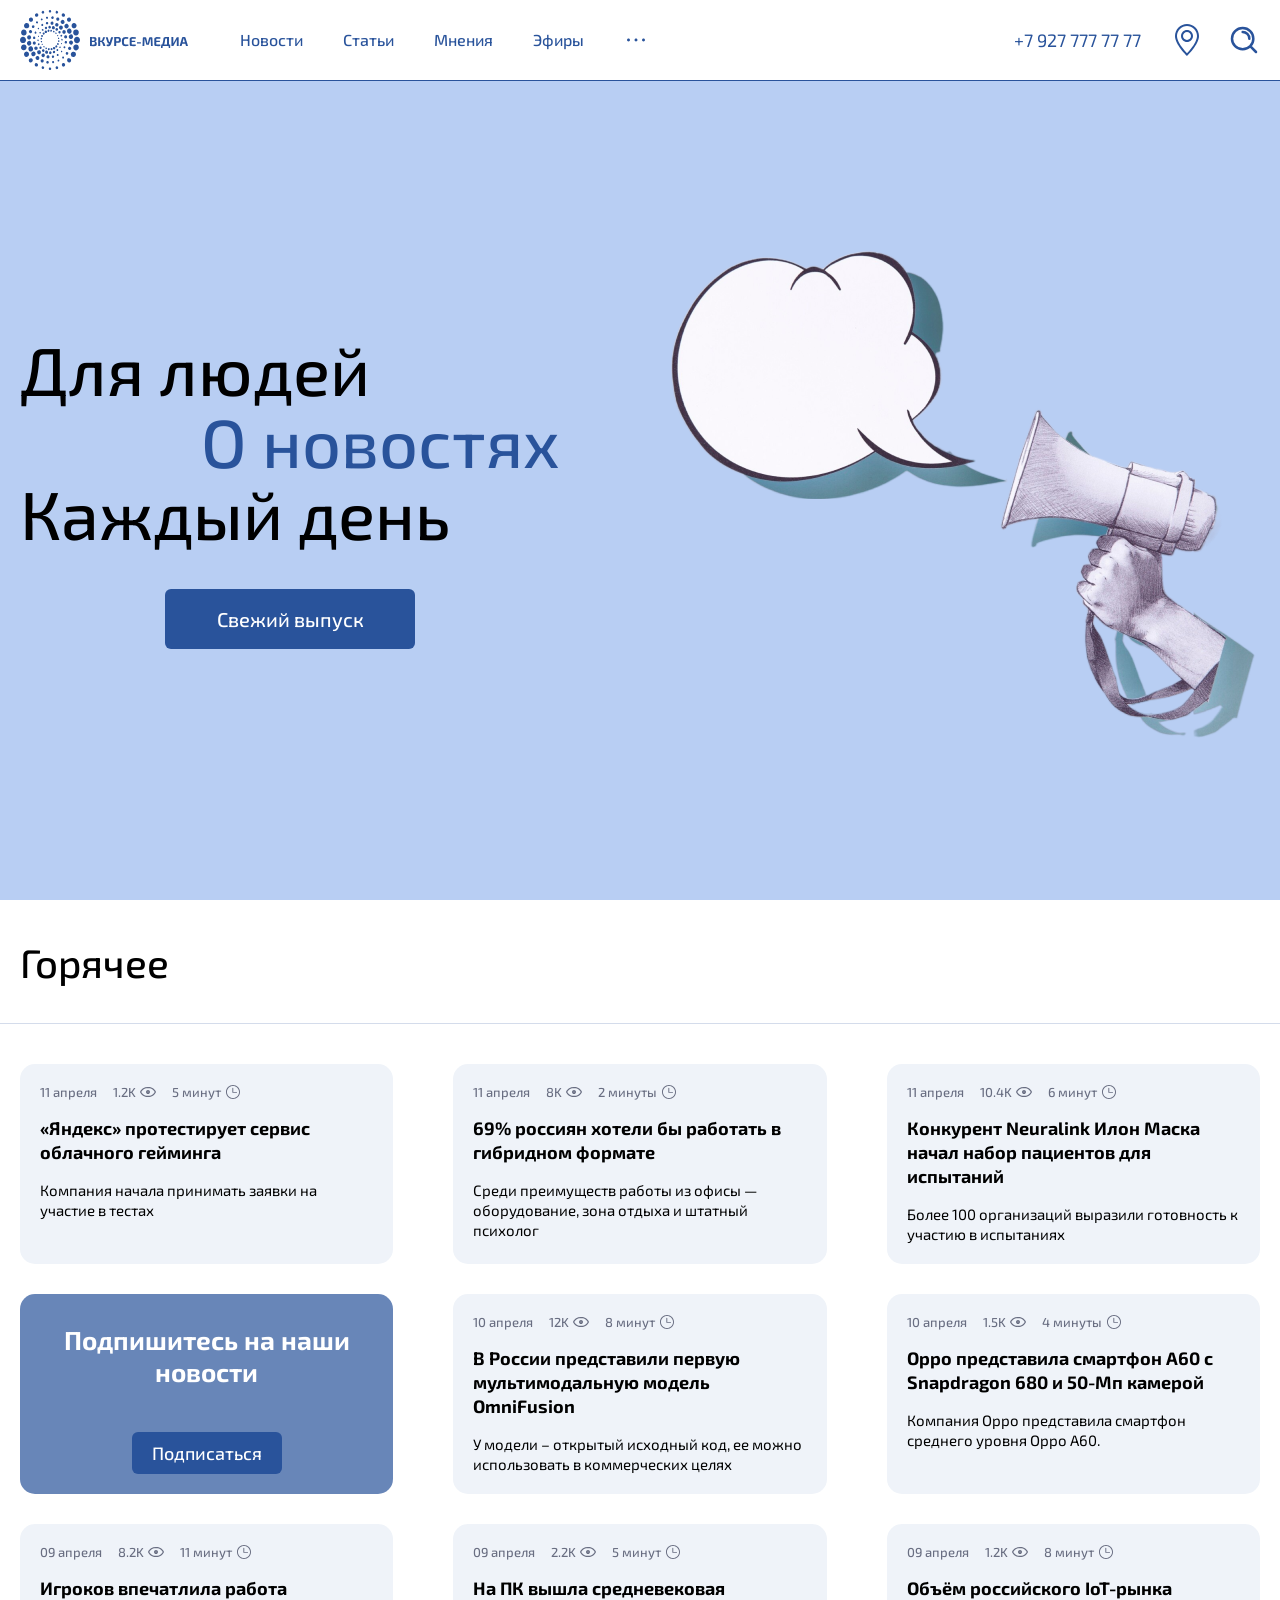
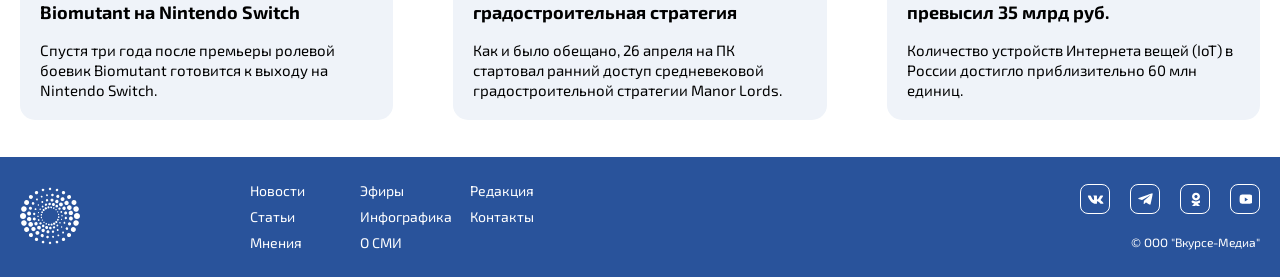
<file: index.html>
<!DOCTYPE html>
<html lang="ru">

<head>
    <meta charset="UTF-8" <meta name="viewport" content="width=device-width, initial-scale=1.0">
    <meta http-equiv="X-UA-Compatible" content="ie=edge">
    <link rel="stylesheet" href="css/style.css">
    <link rel="icon" type="image/png" href="favicon/favicon-96x96.png" sizes="96x96" />
    <link rel="icon" type="image/svg+xml" href="favicon/favicon.svg" />
    <link rel="shortcut icon" href="favicon/favicon.ico" />
    <link rel="apple-touch-icon" sizes="180x180" href="favicon/apple-touch-icon.png" />
    <link rel="manifest" href="/site.webmanifest" />
    <!-- добавили фав-иконку -->
    <link rel="preload" href="fonts/Exo2-Medium.woff2" as="font" crossorigin="anonymous">
    <link rel="preload" href="fonts/Exo2-Regular.woff2" as="font" crossorigin="anonymous">
    <title>Главная страница - Вкурсе-медиа</title>
</head>

<body>
    <div class="loader">
        <svg class="loader__logo" width="170" height="60" aria-hidden="true">
            <use xlink:href="images/sprite.svg#icon-loader"></use>
        </svg>
    </div>
    <header class="header">
        <div class="container">
            <div class="header__content">
                <a class="header__logo-link">
                    <svg class="header__logo" width="170" height="60" aria-hidden="true">
                        <use xlink:href="images/sprite.svg#icon-header-logo"></use>
                    </svg>
                </a>
                <nav class="main-nav header__main-nav">
                    <div class="main-nav__wrapper">
                        <div class="main-nav__inner">
                            <div class="main-nav__menu-inner main-nav__menu-inner--left">
                                <h2 class="main-nav__head">Компания</h2>
                                <ul class="main-nav__list">
                                    <li class="main-nav__item">
                                        <a class="main-nav__link" href="#">Новости</a>
                                    </li>
                                    <li class="main-nav__item">
                                        <a class="main-nav__link" href="#">Статьи</a>
                                    </li>
                                    <li class="main-nav__item">
                                        <a class="main-nav__link" href="#">Мнения</a>
                                    </li>
                                    <li class="main-nav__item">
                                        <a class="main-nav__link" href="#">Эфиры</a>
                                    </li>
                                    <li class="main-nav__item main-nav__item--submenu">
                                        <button class="main-nav__button-more" type="button"
                                            aria-label="Открыть выпадающее меню">
                                            <svg class="main-nav__button-more-icon" width="24" height="24"
                                                aria-hidden="true">
                                                <use xlink:href="images/sprite.svg#icon-dots"></use>
                                            </svg>
                                        </button>
                                        <ul class="main-nav__sublist">
                                            <li class="main-nav__subitem">
                                                <a class="main-nav__link" href="#">Инфографика</a>
                                            </li>
                                            <li class="main-nav__subitem">
                                                <a class="main-nav__link" href="#">Редакция</a>
                                            </li>
                                            <li class="main-nav__subitem">
                                                <a class="main-nav__link" href="#">Контакты</a>
                                            </li>
                                        </ul>
                                    </li>
                                </ul>
                            </div>
                            <div class="main-nav__menu-inner main-nav__menu-inner--right">
                                <h2 class="main-nav__head">Рубрики</h2>
                                <ul class="main-nav__list main-nav__list--menu">
                                    <li class="main-nav__item">
                                        <a class="main-nav__link" href="#">Политика</a>
                                    </li>
                                    <li class="main-nav__item">
                                        <a class="main-nav__link" href="#">Спорт</a>
                                    </li>
                                    <li class="main-nav__item">
                                        <a class="main-nav__link" href="#">Общество</a>
                                    </li>
                                    <li class="main-nav__item">
                                        <a class="main-nav__link" href="#">Наука</a>
                                    </li>
                                    <li class="main-nav__item">
                                        <a class="main-nav__link" href="#">Экономика</a>
                                    </li>
                                    <li class="main-nav__item">
                                        <a class="main-nav__link" href="#">Культура</a>
                                    </li>
                                    <li class="main-nav__item">
                                        <a class="main-nav__link" href="#">В Мире</a>
                                    </li>
                                    <li class="main-nav__item">
                                        <a class="main-nav__link" href="#">Недвижимость</a>
                                    </li>
                                    <li class="main-nav__item">
                                        <a class="main-nav__link" href="#">Происшествия</a>
                                    </li>
                                    <li class="main-nav__item">
                                        <a class="main-nav__link" href="#">Туризм</a>
                                    </li>
                                </ul>
                            </div>
                        </div>
                        <ul class="main-nav__social">
                            <li class="main-nav__social-item">
                                <a class="main-nav__social-link" href="#" aria-label="Ссылка на Youtube">
                                    <svg class="header__logo" width="30" height="30" aria-hidden="true">
                                        <use xlink:href="images/sprite.svg#icon-youtube"></use>
                                    </svg>
                                </a>
                            </li>
                            <li class="main-nav__social-item">
                                <a class="main-nav__social-link" href="#" aria-label="Ссылка на Одноклассники">
                                    <svg class="header__logo" width="30" height="30" aria-hidden="true">
                                        <use xlink:href="images/sprite.svg#icon-ok"></use>
                                    </svg>
                                </a>
                            </li>
                            <li class="main-nav__social-item">
                                <a class="main-nav__social-link" href="#" aria-label="Ссылка на ВКонтакте">
                                    <svg class="header__logo" width="30" height="30" aria-hidden="true">
                                        <use xlink:href="images/sprite.svg#icon-vk"></use>
                                    </svg>
                                </a>
                            </li>
                            <li class="main-nav__social-item">
                                <a class="main-nav__social-link" href="#" aria-label="Ссылка на Телеграм">
                                    <svg class="header__logo" width="30" height="30" aria-hidden="true">
                                        <use xlink:href="images/sprite.svg#icon-tg"></use>
                                    </svg>
                                </a>
                            </li>
                        </ul>
                        <a href="tel:+79277777777" class="main-nav__phone">
                            <svg class="header__phone-logo" width="22" height="22" aria-hidden="true">
                                <use xlink:href="images/sprite.svg#icon-phone"></use>
                            </svg>
                            <span class="main-nav__phone-text">+7 927 777 77 77</span>
                        </a>
                    </div>
                </nav>
                <a href="tel:+79277777777" class="header__phone">+7 927 777 77 77</a>
                <ul class="header__users-list">
                    <li class="header__users-item">
                        <a class="header__users-link" href="#" aria-label="Ссылка на геолокацию офиса">
                            <svg class="header__users-icon" width="32" height="32" aria-hidden="true">
                                <use xlink:href="../images/sprite.svg#icon-geo"></use>
                            </svg>
                        </a>
                    </li>
                    <li class="header__users-item">
                        <button class="header__users-link" type="button" aria-label="Поиск по сайту">
                            <svg class="header__users-icon" width="32" height="32" aria-hidden="true">
                                <use xlink:href="images/sprite.svg#icon-search"></use>
                            </svg>
                        </button>
                    </li>
                    <li class="header__users-item header__users-item--burger">
                        <button class="header__users-link burger" type="button" aria-label="Открыть меню">
                            <span class="burger__menu"></span>
                        </button>
                    </li>
                </ul>
            </div>
        </div>
    </header>
    <main>
        <section class="intro">
            <div class="container">
                <h1 class="visually-hidden">Новостной сайт ВКурсе-Медиа</h1>
                <div class="intro__wrapper">
                    <div class="intro__content">
                        <h2 class="intro__title">
                            <span class="intro__title-text intro__title-text--top">Для людей</span>
                            <span class="intro__title-text intro__title-text--middle">О новостях</span>
                            <span class="intro__title-text intro__title-text--bottom">Каждый день</span>
                        </h2>
                        <a class="intro__link" href="%">Свежий выпуск</a>
                    </div>
                    <div class="intro__images">
                        <img class="intro__image intro__image--cloud" src="images/intro-cloud.png"
                            srcset="images/intro-cloud@2x.png 2x" height="250" width="380" alt="Изображение облака">
                        <img class="intro__image intro__image--hand" src="images/intro-hand.png"
                            srcset="images/intro-hand@2x.png 2x" height="350" width="300"
                            alt="Изображение руки с рупором">
                    </div>
                </div>
            </div>
        </section>
        <section class="hot-news">
            <div class="container">
                <h2 class="hot-news__title">Горячее</h2>
                <ul class="hot-news__list">
                    <li class="hot-news__item">
                        <div class="news-card">
                            <div class="news-card__info">
                                <span class="news-card__info-text">11 апреля </span>
                                <div class="news-card__info-inner">
                                    <span class="news-card__info-text">1.2K</span>
                                    <svg class="header__burger" width="16" height="16" aria-hidden="true">
                                        <use xlink:href="images/sprite.svg#icon-eye"></use>
                                    </svg>
                                </div>
                                <div class="news-card__info-inner">
                                    <span class="news-card__info-text">5 минут</span>
                                    <svg class="header__burger" width="16" height="16" aria-hidden="true">
                                        <use xlink:href="images/sprite.svg#icon-time"></use>
                                    </svg>
                                </div>
                            </div>
                            <h2 class="news-card__title">«Яндекс» протестирует сервис облачного гейминга</h2>
                            <p class="news-card__description">Компания начала принимать заявки на участие в тестах</p>
                        </div>
                    </li>
                    <li class="hot-news__item">
                        <div class="news-card">
                            <div class="news-card__info">
                                <span class="news-card__info-text">11 апреля </span>
                                <div class="news-card__info-inner">
                                    <span class="news-card__info-text">8K</span>
                                    <svg class="header__burger" width="16" height="16" aria-hidden="true">
                                        <use xlink:href="images/sprite.svg#icon-eye"></use>
                                    </svg>
                                </div>
                                <div class="news-card__info-inner">
                                    <span class="news-card__info-text">2 минуты</span>
                                    <svg class="header__burger" width="16" height="16" aria-hidden="true">
                                        <use xlink:href="images/sprite.svg#icon-time"></use>
                                    </svg>
                                </div>
                            </div>
                            <h2 class="news-card__title">69% россиян хотели бы работать в гибридном формате</h2>
                            <p class="news-card__description">Среди преимуществ работы из офисы — оборудование, зона
                                отдыха и штатный
                                психолог</p>
                        </div>
                    </li>
                    <li class="hot-news__item">
                        <div class="news-card">
                            <div class="news-card__info">
                                <span class="news-card__info-text">11 апреля </span>
                                <div class="news-card__info-inner">
                                    <span class="news-card__info-text">10.4K</span>
                                    <svg class="header__burger" width="16" height="16" aria-hidden="true">
                                        <use xlink:href="images/sprite.svg#icon-eye"></use>
                                    </svg>
                                </div>
                                <div class="news-card__info-inner">
                                    <span class="news-card__info-text">6 минут</span>
                                    <svg class="header__burger" width="16" height="16" aria-hidden="true">
                                        <use xlink:href="images/sprite.svg#icon-time"></use>
                                    </svg>
                                </div>
                            </div>
                            <h2 class="news-card__title">Конкурент Neuralink Илон Маска начал набор пациентов для
                                испытаний</h2>
                            <p class="news-card__description">Более 100 организаций выразили готовность к участию в
                                испытаниях</p>
                        </div>
                    </li>
                    <li class="hot-news__item hot-news__item--flat">
                        <div class="subscribe-banner">
                            <h2 class="subscribe-banner__title">Подпишитесь на наши новости</h2>
                            <button class="subscribe-banner__link">Подписаться</button>
                        </div>
                    </li>
                    <li class="hot-news__item">
                        <div class="news-card">
                            <div class="news-card__info">
                                <span class="news-card__info-text">10 апреля </span>
                                <div class="news-card__info-inner">
                                    <span class="news-card__info-text">12K</span>
                                    <svg class="header__burger" width="16" height="16" aria-hidden="true">
                                        <use xlink:href="images/sprite.svg#icon-eye"></use>
                                    </svg>
                                </div>
                                <div class="news-card__info-inner">
                                    <span class="news-card__info-text">8 минут</span>
                                    <svg class="header__burger" width="16" height="16" aria-hidden="true">
                                        <use xlink:href="images/sprite.svg#icon-time"></use>
                                    </svg>
                                </div>
                            </div>
                            <h2 class="news-card__title">В России представили первую мультимодальную модель OmniFusion
                            </h2>
                            <p class="news-card__description">У модели – открытый исходный код, ее можно использовать в
                                коммерческих
                                целях</p>
                        </div>
                    </li>
                    <li class="hot-news__item">
                        <div class="news-card">
                            <div class="news-card__info">
                                <span class="news-card__info-text">10 апреля </span>
                                <div class="news-card__info-inner">
                                    <span class="news-card__info-text">1.5K</span>
                                    <svg class="header__burger" width="16" height="16" aria-hidden="true">
                                        <use xlink:href="images/sprite.svg#icon-eye"></use>
                                    </svg>
                                </div>
                                <div class="news-card__info-inner">
                                    <span class="news-card__info-text">4 минуты</span>
                                    <svg class="header__burger" width="16" height="16" aria-hidden="true">
                                        <use xlink:href="images/sprite.svg#icon-time"></use>
                                    </svg>
                                </div>
                            </div>
                            <h2 class="news-card__title">Oppo представила смартфон A60 с Snapdragon 680 и 50-Мп камерой
                            </h2>
                            <p class="news-card__description">Компания Oppo представила смартфон среднего уровня Oppo
                                A60.</p>
                        </div>
                    </li>
                    <li class="hot-news__item">
                        <div class="news-card">
                            <div class="news-card__info">
                                <span class="news-card__info-text">09 апреля </span>
                                <div class="news-card__info-inner">
                                    <span class="news-card__info-text">8.2K</span>
                                    <svg class="header__burger" width="16" height="16" aria-hidden="true">
                                        <use xlink:href="images/sprite.svg#icon-eye"></use>
                                    </svg>
                                </div>
                                <div class="news-card__info-inner">
                                    <span class="news-card__info-text">11 минут</span>
                                    <svg class="header__burger" width="16" height="16" aria-hidden="true">
                                        <use xlink:href="images/sprite.svg#icon-time"></use>
                                    </svg>
                                </div>
                            </div>
                            <h2 class="news-card__title">Игроков впечатлила работа Biomutant на Nintendo Switch</h2>
                            <p class="news-card__description">Спустя три года после премьеры ролевой боевик Biomutant
                                готовится к выходу на Nintendo Switch.</p>
                        </div>
                    </li>
                    <li class="hot-news__item">
                        <div class="news-card">
                            <div class="news-card__info">
                                <span class="news-card__info-text">09 апреля </span>
                                <div class="news-card__info-inner">
                                    <span class="news-card__info-text">2.2K</span>
                                    <svg class="header__burger" width="16" height="16" aria-hidden="true">
                                        <use xlink:href="images/sprite.svg#icon-eye"></use>
                                    </svg>
                                </div>
                                <div class="news-card__info-inner">
                                    <span class="news-card__info-text">5 минут</span>
                                    <svg class="header__burger" width="16" height="16" aria-hidden="true">
                                        <use xlink:href="images/sprite.svg#icon-time"></use>
                                    </svg>
                                </div>
                            </div>
                            <h2 class="news-card__title">На ПК вышла средневековая градостроительная стратегия</h2>
                            <p class="news-card__description">Как и было обещано, 26 апреля на ПК стартовал ранний
                                доступ средневековой градостроительной стратегии Manor Lords.</p>
                        </div>
                    </li>
                    <li class="hot-news__item">
                        <div class="news-card">
                            <div class="news-card__info">
                                <span class="news-card__info-text">09 апреля </span>
                                <div class="news-card__info-inner">
                                    <span class="news-card__info-text">1.2K</span>
                                    <svg class="header__burger" width="16" height="16" aria-hidden="true">
                                        <use xlink:href="images/sprite.svg#icon-eye"></use>
                                    </svg>
                                </div>
                                <div class="news-card__info-inner">
                                    <span class="news-card__info-text">8 минут</span>
                                    <svg class="header__burger" width="16" height="16" aria-hidden="true">
                                        <use xlink:href="images/sprite.svg#icon-time"></use>
                                    </svg>
                                </div>
                            </div>
                            <h2 class="news-card__title">Объём российского IoT-рынка превысил 35 млрд руб.</h2>
                            <p class="news-card__description">Количество устройств Интернета вещей (IoT) в России
                                достигло приблизительно 60 млн единиц.</p>
                        </div>
                    </li>
                </ul>
            </div>
        </section>
    </main>
    <footer class="footer">
        <div class="container">
            <div class="footer__content">
                <a class="footer__logo-link" href="#" aria-label="Ссылка на главную">
                    <svg class="footer__logo-icon" width="60" height="60" aria-hidden="true">
                        <use xlink:href="images/sprite.svg#icon-logo-footer"></use>
                    </svg>
                </a>
                <ul class="footer__nav-list">
                    <li class="footer__nav-item"><a class="footer__nav-link" href="#">Новости</a></li>
                    <li class="footer__nav-item"><a class="footer__nav-link" href="#">Статьи</a></li>
                    <li class="footer__nav-item"><a class="footer__nav-link" href="#">Мнения</a></li>
                    <li class="footer__nav-item"><a class="footer__nav-link" href="#">Эфиры</a></li>
                    <li class="footer__nav-item"><a class="footer__nav-link" href="#">Инфографика</a></li>
                    <li class="footer__nav-item"><a class="footer__nav-link" href="#">О СМИ </a></li>
                    <li class="footer__nav-item"><a class="footer__nav-link" href="#">Редакция</a></li>
                    <li class="footer__nav-item"><a class="footer__nav-link" href="#">Контакты</a></li>
                </ul>
                <div class="footer__connection">
                    <ul class="socials">
                        <li class="socials__list">
                            <a class="socials__link" href="#" aria-label="Ссылка на вконтакте">
                                <svg class="socials__link-icon" width="17" height="9" aria-hidden="true">
                                    <use xlink:href="images/sprite.svg#icon-vk-footer"></use>
                                </svg>
                            </a>
                        </li>
                        <li class="socials__list">
                            <a class="socials__link" href="#" aria-label="Ссылка на телеграмм">
                                <svg class="socials__link-icon" width="15" height="12" aria-hidden="true">
                                    <use xlink:href="images/sprite.svg#icon-tg-footer"></use>
                                </svg>
                            </a>
                        </li>
                        <li class="socials__list">
                            <a class="socials__link" href="#" aria-label="Ссылка на одноклассники">
                                <svg class="socials__link-icon" width="9" height="14" aria-hidden="true">
                                    <use xlink:href="images/sprite.svg#icon-ok-footer"></use>
                                </svg>
                            </a>
                        </li>
                        <li class="socials__list">
                            <a class="socials__link" href="#" aria-label="Ссылка на youtube">
                                <svg class="socials__link-icon" width="13" height="10" aria-hidden="true">
                                    <use xlink:href="images/sprite.svg#icon-yt-footer"></use>
                                </svg>
                            </a>
                        </li>
                    </ul>
                    <p class="footer__copyright">© ООО "Вкурсе-Медиа"</p>
                </div>
            </div>
        </div>
    </footer>
</body>

</html>
</file>
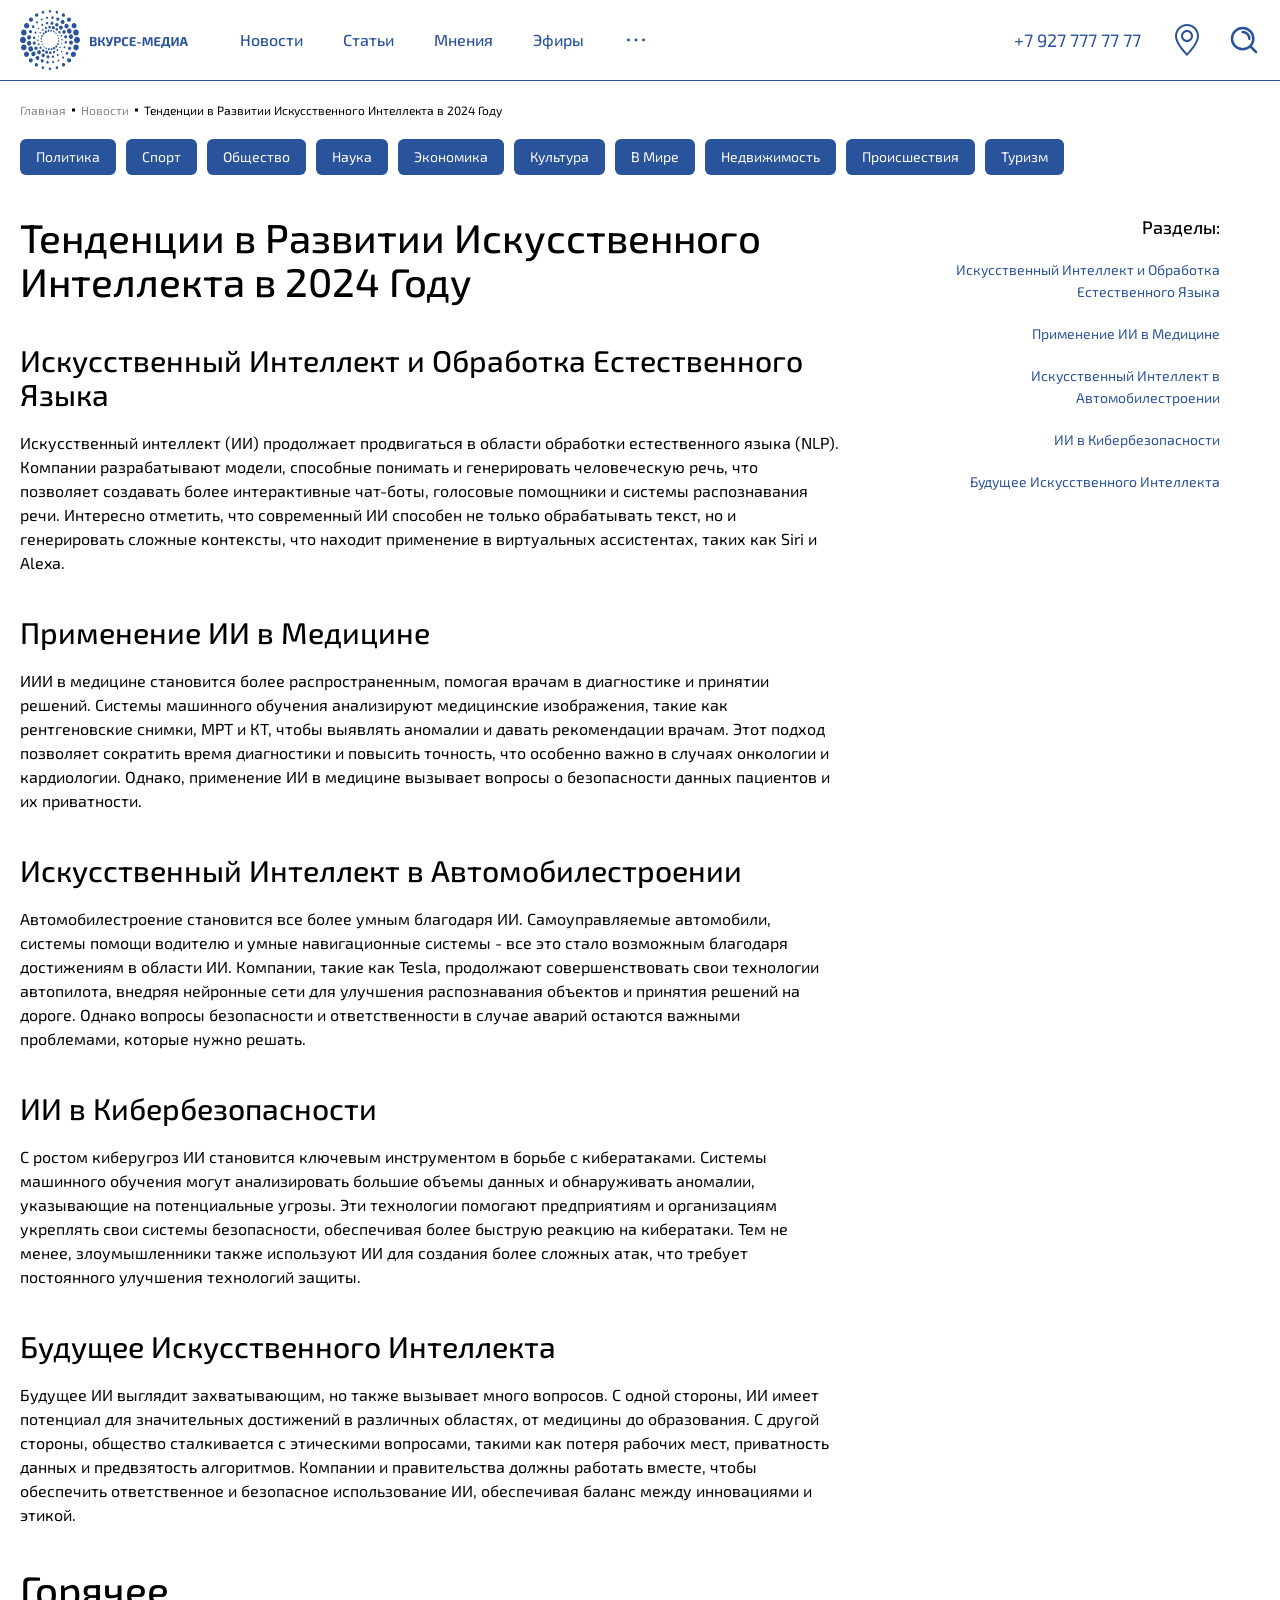
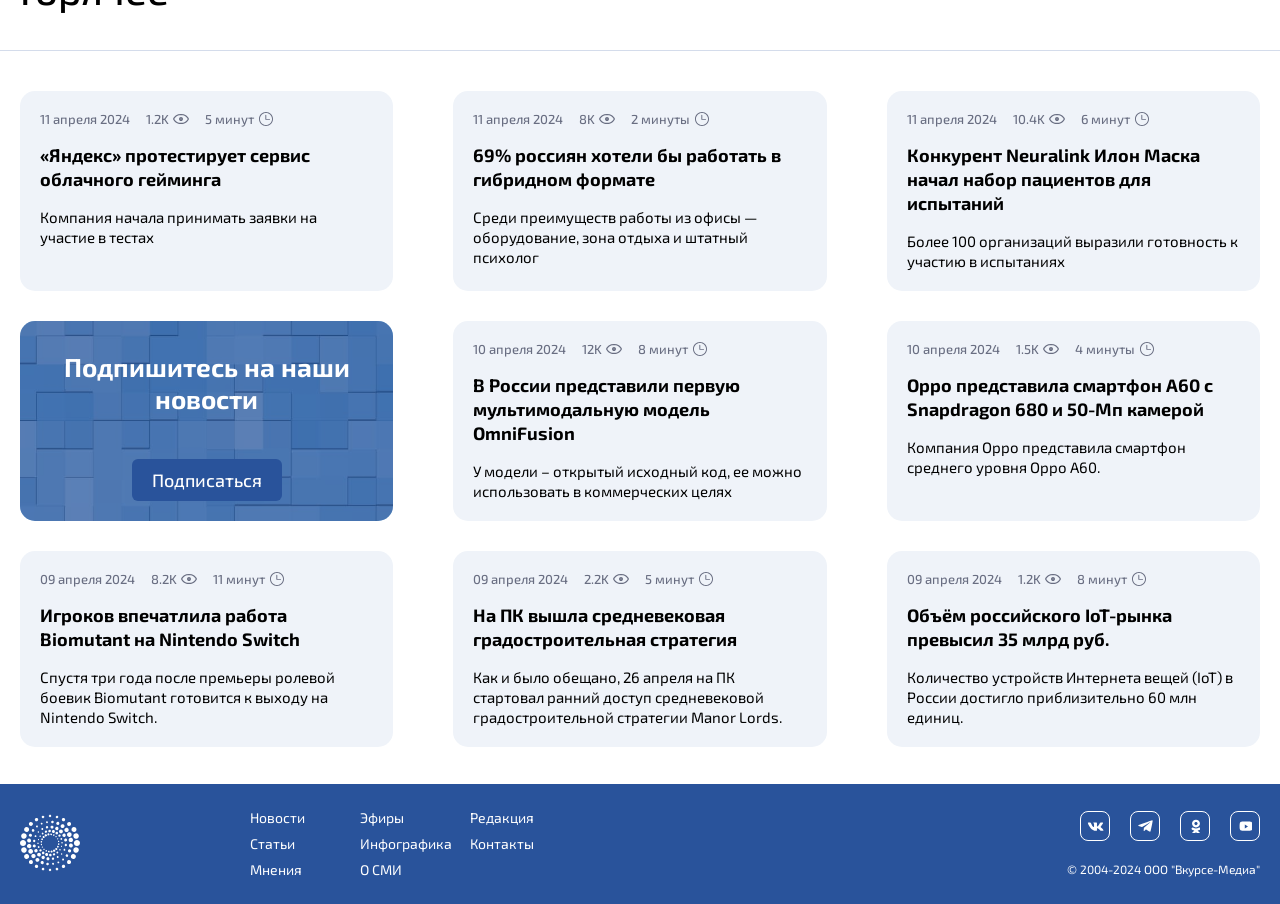
<file: article.html>
<!DOCTYPE html>
<html lang="ru">

<head>
  <meta charset="UTF-8">
  <meta name="viewport" content="width=device-width, initial-scale=1.0">
  <meta http-equiv="X-UA-Compatible" content="ie=edge">
  <link rel="icon" type="image/png" href="favicon/favicon-96x96.png" sizes="96x96" />
  <link rel="icon" type="image/svg+xml" href="favicon/favicon.svg" />
  <link rel="shortcut icon" href="favicon/favicon.ico" />
  <link rel="apple-touch-icon" sizes="180x180" href="favicon/apple-touch-icon.png" />
  <link rel="manifest" href="/site.webmanifest" />
  <link rel="stylesheet" href="css/style.css">
  <link rel="preload" href="fonts/Exo2-Medium.woff2" as="font" crossorigin="anonymous">
  <link rel="preload" href="fonts/Exo2-Regular.woff2" as="font" crossorigin="anonymous">
  <title>Страница новости - Вкурсе-медиа</title>
</head>

<body>
  <div class="loader">
    <svg class="loader__logo" width="170" height="60" aria-hidden="true">
      <use xlink:href="images/sprite.svg#icon-loader"></use>
    </svg>
  </div>
  <header class="header">
    <div class="container">
      <div class="header__content">
        <a href="#" class="header__logo-link" aria-label="Переход на главную страницу">
          <svg class="header__logo" width="170" height="60" aria-hidden="true">
            <use xlink:href="images/sprite.svg#icon-header-logo"></use>
          </svg>
        </a>
        <nav class="main-nav header__main-nav">
          <div class="main-nav__wrapper">
            <div class="main-nav__inner">
              <div class="main-nav__menu-inner main-nav__menu-inner--left">
                <h2 class="main-nav__head">Компания</h2>
                <ul class="main-nav__list">
                  <li class="main-nav__item">
                    <a class="main-nav__link" href="#">Новости</a>
                  </li>
                  <li class="main-nav__item">
                    <a class="main-nav__link" href="#">Статьи</a>
                  </li>
                  <li class="main-nav__item">
                    <a class="main-nav__link" href="#">Мнения</a>
                  </li>
                  <li class="main-nav__item">
                    <a class="main-nav__link" href="#">Эфиры</a>
                  </li>
                  <li class="main-nav__item main-nav__item--submenu">
                    <button class="main-nav__button-more" type="button" aria-label="Открыть выпадающее меню">
                      <svg class="main-nav__button-more-icon" width="24" height="24" aria-hidden="true">
                        <use xlink:href="images/sprite.svg#icon-dots"></use>
                      </svg>
                    </button>
                    <ul class="main-nav__sublist">
                      <li class="main-nav__subitem">
                        <a class="main-nav__link" href="#">Инфографика</a>
                      </li>
                      <li class="main-nav__subitem">
                        <a class="main-nav__link" href="#">Редакция</a>
                      </li>
                      <li class="main-nav__subitem">
                        <a class="main-nav__link" href="#">Контакты</a>
                      </li>
                    </ul>
                  </li>
                </ul>
              </div>
              <div class="main-nav__menu-inner main-nav__menu-inner--right">
                <h2 class="main-nav__head">Рубрики</h2>
                <ul class="main-nav__list main-nav__list--menu">
                  <li class="main-nav__item">
                    <a class="main-nav__link" href="#">Политика</a>
                  </li>
                  <li class="main-nav__item">
                    <a class="main-nav__link" href="#">Спорт</a>
                  </li>
                  <li class="main-nav__item">
                    <a class="main-nav__link" href="#">Общество</a>
                  </li>
                  <li class="main-nav__item">
                    <a class="main-nav__link" href="#">Наука</a>
                  </li>
                  <li class="main-nav__item">
                    <a class="main-nav__link" href="#">Экономика</a>
                  </li>
                  <li class="main-nav__item">
                    <a class="main-nav__link" href="#">Культура</a>
                  </li>
                  <li class="main-nav__item">
                    <a class="main-nav__link" href="#">В Мире</a>
                  </li>
                  <li class="main-nav__item">
                    <a class="main-nav__link" href="#">Недвижимость</a>
                  </li>
                  <li class="main-nav__item">
                    <a class="main-nav__link" href="#">Происшествия</a>
                  </li>
                  <li class="main-nav__item">
                    <a class="main-nav__link" href="#">Туризм</a>
                  </li>
                </ul>
              </div>
            </div>
            <ul class="main-nav__social">
              <li class="main-nav__social-item">
                <a class="main-nav__social-link" href="#" aria-label="Ссылка на Youtube">
                  <svg class="header__logo" width="30" height="30" aria-hidden="true">
                    <use xlink:href="images/sprite.svg#icon-youtube"></use>
                  </svg>
                </a>
              </li>
              <li class="main-nav__social-item">
                <a class="main-nav__social-link" href="#" aria-label="Ссылка на Одноклассники">
                  <svg class="header__logo" width="30" height="30" aria-hidden="true">
                    <use xlink:href="images/sprite.svg#icon-ok"></use>
                  </svg>
                </a>
              </li>
              <li class="main-nav__social-item">
                <a class="main-nav__social-link" href="#" aria-label="Ссылка на ВКонтакте">
                  <svg class="header__logo" width="30" height="30" aria-hidden="true">
                    <use xlink:href="images/sprite.svg#icon-vk"></use>
                  </svg>
                </a>
              </li>
              <li class="main-nav__social-item">
                <a class="main-nav__social-link" href="#" aria-label="Ссылка на Телеграм">
                  <svg class="header__logo" width="30" height="30" aria-hidden="true">
                    <use xlink:href="images/sprite.svg#icon-tg"></use>
                  </svg>
                </a>
              </li>
            </ul>
            <a href="tel:+79277777777" class="main-nav__phone">
              <svg class="header__phone-logo" width="22" height="22" aria-hidden="true">
                <use xlink:href="images/sprite.svg#icon-phone"></use>
              </svg>
              <span class="main-nav__phone-text">+7 927 777 77 77</span>
            </a>
          </div>
        </nav>
        <a href="tel:+79277777777" class="header__phone">+7 927 777 77 77</a>
        <ul class="header__users-list">
          <li class="header__users-item">
            <a class="header__users-link" href="#" aria-label="Ссылка на геолокацию офиса">
              <svg class="header__users-icon" width="32" height="32" aria-hidden="true">
                <use xlink:href="images/sprite.svg#icon-geo"></use>
              </svg>
            </a>
          </li>
          <li class="header__users-item">
            <button class="header__users-link" type="button" aria-label="Поиск по сайту">
              <svg class="header__users-icon" width="32" height="32" aria-hidden="true">
                <use xlink:href="images/sprite.svg#icon-search"></use>
              </svg>
            </button>
          </li>
          <li class="header__users-item header__users-item--burger">
            <button class="header__users-link burger" type="button" aria-label="Открыть меню">
              <span class="burger__menu"></span>
            </button>
          </li>
        </ul>
      </div>
    </div>
  </header>
  <main>
    <div class="breadcrumbs">
      <div class="container">
        <ul class="breadcrumbs__list">
          <li class="breadcrumbs__item">
            <a class="breadcrumbs__link" href="#">Главная</a>
          </li>
          <li class="breadcrumbs__item">
            <a class="breadcrumbs__link" href="#">Новости</a>
          </li>
          <li class="breadcrumbs__item">
            <span class="breadcrumbs__link">Тенденции в Развитии Искусственного Интеллекта в 2024 Году</span>
          </li>
        </ul>
      </div>
    </div>
    <section class="categories">
      <h2 class="visually-hidden">Категории статей</h2>
      <div class="container">
        <ul class="categories__list">
          <li class="categories__item">
            <a class="categories__link" href="#">Политика</a>
          </li>
          <li class="categories__item">
            <a class="categories__link" href="#">Спорт</a>
          </li>
          <li class="categories__item">
            <a class="categories__link" href="#">Общество</a>
          </li>
          <li class="categories__item">
            <a class="categories__link" href="#">Наука</a>
          </li>
          <li class="categories__item">
            <a class="categories__link" href="#">Экономика</a>
          </li>
          <li class="categories__item">
            <a class="categories__link" href="#">Культура</a>
          </li>
          <li class="categories__item">
            <a class="categories__link" href="#">В Мире</a>
          </li>
          <li class="categories__item">
            <a class="categories__link" href="#">Недвижимость</a>
          </li>
          <li class="categories__item">
            <a class="categories__link" href="#">Происшествия</a>
          </li>
          <li class="categories__item">
            <a class="categories__link" href="#">Туризм</a>
          </li>
        </ul>
      </div>
    </section>
    <section class="page-news">
      <div class="container">
        <div class="page-news__wrapper">
          <div class="page-news__news">
            <h1 class="page-news__title">Тенденции в Развитии Искусственного Интеллекта в 2024 Году</h1>
            <div class="page-news__article">
              <h2 class="page-news__subtitle" id="news-subtitle-1">Искусственный Интеллект и Обработка Естественного
                Языка</h2>
              <p class="page-news__text">Искусственный интеллект (ИИ) продолжает продвигаться в области обработки
                естественного языка (NLP). Компании разрабатывают модели, способные понимать и генерировать человеческую
                речь, что позволяет создавать более интерактивные чат-боты, голосовые помощники и системы распознавания
                речи. Интересно отметить, что современный ИИ способен не только обрабатывать текст, но и генерировать
                сложные контексты, что находит применение в виртуальных ассистентах, таких как Siri и Alexa.
              </p>
            </div>

            <div class="page-news__article">
              <h2 class="page-news__subtitle" id="news-subtitle-2">Применение ИИ в Медицине</h2>
              <p class="page-news__text">ИИИ в медицине становится более распространенным, помогая врачам в диагностике
                и принятии решений. Системы машинного обучения анализируют медицинские изображения, такие как
                рентгеновские снимки, МРТ и КТ, чтобы выявлять аномалии и давать рекомендации врачам. Этот подход
                позволяет сократить время диагностики и повысить точность, что особенно важно в случаях онкологии и
                кардиологии. Однако, применение ИИ в медицине вызывает вопросы о безопасности данных пациентов и их
                приватности.
              </p>
            </div>

            <div class="page-news__article">
              <h2 class="page-news__subtitle" id="news-subtitle-3">Искусственный Интеллект в Автомобилестроении</h2>
              <p class="page-news__text">Автомобилестроение становится все более умным благодаря ИИ. Самоуправляемые
                автомобили, системы помощи водителю и умные навигационные системы - все это стало возможным благодаря
                достижениям в области ИИ. Компании, такие как Tesla, продолжают совершенствовать свои технологии
                автопилота, внедряя нейронные сети для улучшения распознавания объектов и принятия решений на дороге.
                Однако вопросы безопасности и ответственности в случае аварий остаются важными проблемами, которые нужно
                решать.
              </p>
            </div>

            <div class="page-news__article">
              <h2 class="page-news__subtitle" id="news-subtitle-4">ИИ в Кибербезопасности</h2>
              <p class="page-news__text">С ростом киберугроз ИИ становится ключевым инструментом в борьбе с
                кибератаками. Системы машинного обучения могут анализировать большие объемы данных и обнаруживать
                аномалии, указывающие на потенциальные угрозы. Эти технологии помогают предприятиям и организациям
                укреплять свои системы безопасности, обеспечивая более быструю реакцию на кибератаки. Тем не менее,
                злоумышленники также используют ИИ для создания более сложных атак, что требует постоянного улучшения
                технологий защиты.
              </p>
            </div>

            <div class="page-news__article">
              <h2 class="page-news__subtitle" id="news-subtitle-5">Будущее Искусственного Интеллекта</h2>
              <p class="page-news__text">Будущее ИИ выглядит захватывающим, но также вызывает много вопросов. С одной
                стороны, ИИ имеет потенциал для значительных достижений в различных областях, от медицины до
                образования. С другой стороны, общество сталкивается с этическими вопросами, такими как потеря рабочих
                мест, приватность данных и предвзятость алгоритмов. Компании и правительства должны работать вместе,
                чтобы обеспечить ответственное и безопасное использование ИИ, обеспечивая баланс между инновациями и
                этикой.
              </p>
            </div>
          </div>
          <div class="page-news__nav">
            <h2 class="page-news__nav-title">Разделы:</h2>
            <ul class="page-news__nav-list">
              <li class="page-news__nav-item">
                <a class="page-news__nav-link" href="#news-subtitle-1">Искусственный Интеллект и Обработка Естественного
                  Языка</a>
              </li>
              <li class="page-news__nav-item">
                <a class="page-news__nav-link" href="#news-subtitle-2">Применение ИИ в Медицине</a>
              </li>
              <li class="page-news__nav-item">
                <a class="page-news__nav-link" href="#news-subtitle-3">Искусственный Интеллект в Автомобилестроении</a>
              </li>
              <li class="page-news__nav-item">
                <a class="page-news__nav-link" href="#news-subtitle-4">ИИ в Кибербезопасности</a>
              </li>
              <li class="page-news__nav-item">
                <a class="page-news__nav-link" href="#news-subtitle-5">Будущее Искусственного Интеллекта</a>
              </li>
            </ul>
          </div>
        </div>
      </div>
    </section>
    <section class="hot-news">
      <div class="container">
        <h2 class="hot-news__title">Горячее</h2>
        <ul class="hot-news__list">
          <li class="hot-news__item">
            <div class="news-card">
              <div class="news-card__info">
                <span class="news-card__info-text">11 апреля 2024</span>
                <div class="news-card__info-inner">
                  <span class="news-card__info-text">1.2K</span>
                  <svg class="header__burger" width="16" height="16" aria-hidden="true">
                    <use xlink:href="images/sprite.svg#icon-eye"></use>
                  </svg>
                </div>
                <div class="news-card__info-inner">
                  <span class="news-card__info-text">5 минут</span>
                  <svg class="header__burger" width="16" height="16" aria-hidden="true">
                    <use xlink:href="images/sprite.svg#icon-time"></use>
                  </svg>
                </div>
              </div>
              <h2 class="news-card__title">«Яндекс» протестирует сервис облачного гейминга</h2>
              <p class="news-card__description">Компания начала принимать заявки на участие в тестах</p>
            </div>
          </li>
          <li class="hot-news__item">
            <div class="news-card">
              <div class="news-card__info">
                <span class="news-card__info-text">11 апреля 2024</span>
                <div class="news-card__info-inner">
                  <span class="news-card__info-text">8K</span>
                  <svg class="header__burger" width="16" height="16" aria-hidden="true">
                    <use xlink:href="images/sprite.svg#icon-eye"></use>
                  </svg>
                </div>
                <div class="news-card__info-inner">
                  <span class="news-card__info-text">2 минуты</span>
                  <svg class="header__burger" width="16" height="16" aria-hidden="true">
                    <use xlink:href="images/sprite.svg#icon-time"></use>
                  </svg>
                </div>
              </div>
              <h2 class="news-card__title">69% россиян хотели бы работать в гибридном формате</h2>
              <p class="news-card__description">Среди преимуществ работы из офисы — оборудование, зона отдыха и штатный
                психолог</p>
            </div>
          </li>
          <li class="hot-news__item">
            <div class="news-card">
              <div class="news-card__info">
                <span class="news-card__info-text">11 апреля 2024</span>
                <div class="news-card__info-inner">
                  <span class="news-card__info-text">10.4K</span>
                  <svg class="header__burger" width="16" height="16" aria-hidden="true">
                    <use xlink:href="images/sprite.svg#icon-eye"></use>
                  </svg>
                </div>
                <div class="news-card__info-inner">
                  <span class="news-card__info-text">6 минут</span>
                  <svg class="header__burger" width="16" height="16" aria-hidden="true">
                    <use xlink:href="images/sprite.svg#icon-time"></use>
                  </svg>
                </div>
              </div>
              <h2 class="news-card__title">Конкурент Neuralink Илон Маска начал набор пациентов для испытаний</h2>
              <p class="news-card__description">Более 100 организаций выразили готовность к участию в испытаниях</p>
            </div>
          </li>
          <li class="hot-news__item hot-news__item--flat">
            <div class="subscribe-banner">
              <h2 class="subscribe-banner__title">Подпишитесь на наши новости</h2>
              <button class="subscribe-banner__link">Подписаться</button>
              <picture>
                <source media="max-width: 767px"
                  srcset="images/subscribe-banner-mobile.jpg 1x, images/subscribe-banner-mobile@2x.jpg 2x">
                <source media="max-width: 1023px"
                  srcset="images/subscribe-banner-tablet.jpg 1x, images/subscribe-banner-tablet@2x.jpg 2x">
                <img class="subscribe-banner__img" src="images/subscribe-banner.jpg"
                  srcset="images/subscribe-banner@2x.jpg" alt="Изображение фона баннера" loading="lazy" height="176"
                  width="400">
              </picture>
              <!-- Добавили ленивую загрузку. Грузится только при скролле. -->
            </div>
          </li>
          <li class="hot-news__item">
            <div class="news-card">
              <div class="news-card__info">
                <span class="news-card__info-text">10 апреля 2024</span>
                <div class="news-card__info-inner">
                  <span class="news-card__info-text">12K</span>
                  <svg class="header__burger" width="16" height="16" aria-hidden="true">
                    <use xlink:href="images/sprite.svg#icon-eye"></use>
                  </svg>
                </div>
                <div class="news-card__info-inner">
                  <span class="news-card__info-text">8 минут</span>
                  <svg class="header__burger" width="16" height="16" aria-hidden="true">
                    <use xlink:href="images/sprite.svg#icon-time"></use>
                  </svg>
                </div>
              </div>
              <h2 class="news-card__title">В России представили первую мультимодальную модель OmniFusion</h2>
              <p class="news-card__description">У модели – открытый исходный код, ее можно использовать в коммерческих
                целях</p>
            </div>
          </li>
          <li class="hot-news__item">
            <div class="news-card">
              <div class="news-card__info">
                <span class="news-card__info-text">10 апреля 2024</span>
                <div class="news-card__info-inner">
                  <span class="news-card__info-text">1.5K</span>
                  <svg class="header__burger" width="16" height="16" aria-hidden="true">
                    <use xlink:href="images/sprite.svg#icon-eye"></use>
                  </svg>
                </div>
                <div class="news-card__info-inner">
                  <span class="news-card__info-text">4 минуты</span>
                  <svg class="header__burger" width="16" height="16" aria-hidden="true">
                    <use xlink:href="images/sprite.svg#icon-time"></use>
                  </svg>
                </div>
              </div>
              <h2 class="news-card__title">Oppo представила смартфон A60 с Snapdragon 680 и 50-Мп камерой</h2>
              <p class="news-card__description">Компания Oppo представила смартфон среднего уровня Oppo A60.</p>
            </div>
          </li>
          <li class="hot-news__item">
            <div class="news-card">
              <div class="news-card__info">
                <span class="news-card__info-text">09 апреля 2024</span>
                <div class="news-card__info-inner">
                  <span class="news-card__info-text">8.2K</span>
                  <svg class="header__burger" width="16" height="16" aria-hidden="true">
                    <use xlink:href="images/sprite.svg#icon-eye"></use>
                  </svg>
                </div>
                <div class="news-card__info-inner">
                  <span class="news-card__info-text">11 минут</span>
                  <svg class="header__burger" width="16" height="16" aria-hidden="true">
                    <use xlink:href="images/sprite.svg#icon-time"></use>
                  </svg>
                </div>
              </div>
              <h2 class="news-card__title">Игроков впечатлила работа Biomutant на Nintendo Switch</h2>
              <p class="news-card__description">Спустя три года после премьеры ролевой боевик Biomutant готовится к
                выходу на Nintendo Switch.</p>
            </div>
          </li>
          <li class="hot-news__item">
            <div class="news-card">
              <div class="news-card__info">
                <span class="news-card__info-text">09 апреля 2024</span>
                <div class="news-card__info-inner">
                  <span class="news-card__info-text">2.2K</span>
                  <svg class="header__burger" width="16" height="16" aria-hidden="true">
                    <use xlink:href="images/sprite.svg#icon-eye"></use>
                  </svg>
                </div>
                <div class="news-card__info-inner">
                  <span class="news-card__info-text">5 минут</span>
                  <svg class="header__burger" width="16" height="16" aria-hidden="true">
                    <use xlink:href="images/sprite.svg#icon-time"></use>
                  </svg>
                </div>
              </div>
              <h2 class="news-card__title">На ПК вышла средневековая градостроительная стратегия</h2>
              <p class="news-card__description">Как и было обещано, 26 апреля на ПК стартовал ранний доступ
                средневековой градостроительной стратегии Manor Lords.</p>
            </div>
          </li>
          <!--        <li class="hot-news__item">-->
          <!--          <div class="news-card">-->
          <!--            <h2 class="news-card__title">Объём российского IoT-рынка превысил 35 млрд руб.</h2>-->
          <!--            <p class="news-card__description">Количество устройств Интернета вещей (IoT) в России достигло приблизительно 60 млн единиц.</p>-->
          <!--          </div>-->
          <!--        </li>-->
          <li class="hot-news__item">
            <div class="news-card">
              <div class="news-card__info">
                <span class="news-card__info-text">09 апреля 2024</span>
                <div class="news-card__info-inner">
                  <span class="news-card__info-text">1.2K</span>
                  <svg class="header__burger" width="16" height="16" aria-hidden="true">
                    <use xlink:href="images/sprite.svg#icon-eye"></use>
                  </svg>
                </div>
                <div class="news-card__info-inner">
                  <span class="news-card__info-text">8 минут</span>
                  <svg class="header__burger" width="16" height="16" aria-hidden="true">
                    <use xlink:href="images/sprite.svg#icon-time"></use>
                  </svg>
                </div>
              </div>
              <h2 class="news-card__title">Объём российского IoT-рынка превысил 35 млрд руб.</h2>
              <p class="news-card__description">Количество устройств Интернета вещей (IoT) в России достигло
                приблизительно 60 млн единиц.</p>
            </div>
          </li>
        </ul>
      </div>
    </section>
  </main>
  <footer class="footer">
    <div class="container">
      <div class="footer__content">
        <a class="footer__logo-link" href="#" aria-label="Ссылка на главную">
          <svg class="footer__logo-icon" width="60" height="60" aria-hidden="true">
            <use xlink:href="images/sprite.svg#icon-logo-footer"></use>
          </svg>
        </a>
        <ul class="footer__nav-list">
          <li class="footer__nav-item"><a class="footer__nav-link" href="#">Новости</a></li>
          <li class="footer__nav-item"><a class="footer__nav-link" href="#">Статьи</a></li>
          <li class="footer__nav-item"><a class="footer__nav-link" href="#">Мнения</a></li>
          <li class="footer__nav-item"><a class="footer__nav-link" href="#">Эфиры</a></li>
          <li class="footer__nav-item"><a class="footer__nav-link" href="#">Инфографика</a></li>
          <li class="footer__nav-item"><a class="footer__nav-link" href="#">О СМИ </a></li>
          <li class="footer__nav-item"><a class="footer__nav-link" href="#">Редакция</a></li>
          <li class="footer__nav-item"><a class="footer__nav-link" href="#">Контакты</a></li>
        </ul>
        <div class="footer__connection">
          <ul class="socials">
            <li class="socials__list">
              <a class="socials__link" href="#" aria-label="Ссылка на вконтакте">
                <svg class="socials__link-icon" width="17" height="9" aria-hidden="true">
                  <use xlink:href="images/sprite.svg#icon-vk-footer"></use>
                </svg>
              </a>
            </li>
            <li class="socials__list">
              <a class="socials__link" href="#" aria-label="Ссылка на телеграмм">
                <svg class="socials__link-icon" width="15" height="12" aria-hidden="true">
                  <use xlink:href="images/sprite.svg#icon-tg-footer"></use>
                </svg>
              </a>
            </li>
            <li class="socials__list">
              <a class="socials__link" href="#" aria-label="Ссылка на одноклассники">
                <svg class="socials__link-icon" width="9" height="14" aria-hidden="true">
                  <use xlink:href="images/sprite.svg#icon-ok-footer"></use>
                </svg>
              </a>
            </li>
            <li class="socials__list">
              <a class="socials__link" href="#" aria-label="Ссылка на youtube">
                <svg class="socials__link-icon" width="13" height="10" aria-hidden="true">
                  <use xlink:href="images/sprite.svg#icon-yt-footer"></use>
                </svg>
              </a>
            </li>
          </ul>
          <p class="footer__copyright">© 2004-2024 ООО "Вкурсе-Медиа"</p>
        </div>
      </div>
    </div>
  </footer>
</body>

</html>
</file>
<file: css/style.css>
/* Global */
/* ------------------------------------ */
/*! normalize.css v8.0.1 | MIT License | github.com/necolas/normalize.css */
/* Document
  ========================================================================== */
/**
 * 1. Correct the line height in all browsers.
 * 2. Prevent adjustments of font size after orientation changes in iOS.
 */
html {
  line-height: 1.15; /* 1 */
  -webkit-text-size-adjust: 100%; /* 2 */
}

/* Sections
  ========================================================================== */
/**
* Remove the margin in all browsers.
*/
body {
  margin: 0;
}

/**
* Render the `main` element consistently in IE.
*/
main {
  display: block;
}

/**
* Correct the font size and margin on `h1` elements within `section` and
* `article` contexts in Chrome, Firefox, and Safari.
*/
h1 {
  margin: 0.67em 0;
  font-size: 2em;
}

/* Grouping content
  ========================================================================== */
/**
* 1. Add the correct box sizing in Firefox.
* 2. Show the overflow in Edge and IE.
*/
hr {
  box-sizing: content-box; /* 1 */
  height: 0; /* 1 */
  overflow: visible; /* 2 */
}

/**
* 1. Correct the inheritance and scaling of font size in all browsers.
* 2. Correct the odd `em` font sizing in all browsers.
*/
pre {
  font-size: 1em; /* 2 */
  font-family: monospace, monospace; /* 1 */
}

/* Text-level semantics
  ========================================================================== */
/**
* Remove the gray background on active links in IE 10.
*/
a {
  background-color: transparent;
}

/**
* 1. Remove the bottom border in Chrome 57-
* 2. Add the correct text decoration in Chrome, Edge, IE, Opera, and Safari.
*/
abbr[title] {
  text-decoration: underline; /* 2 */
  -webkit-text-decoration: underline dotted;
          text-decoration: underline dotted; /* 2 */
  border-bottom: none; /* 1 */
}

/**
* Add the correct font weight in Chrome, Edge, and Safari.
*/
b,
strong {
  font-weight: bolder;
}

/**
* 1. Correct the inheritance and scaling of font size in all browsers.
* 2. Correct the odd `em` font sizing in all browsers.
*/
code,
kbd,
samp {
  font-size: 1em; /* 2 */
  font-family: monospace, monospace; /* 1 */
}

/**
* Add the correct font size in all browsers.
*/
small {
  font-size: 80%;
}

/**
* Prevent `sub` and `sup` elements from affecting the line height in
* all browsers.
*/
sub,
sup {
  position: relative;
  font-size: 75%;
  line-height: 0;
  vertical-align: baseline;
}

sub {
  bottom: -0.25em;
}

sup {
  top: -0.5em;
}

/* Embedded content
  ========================================================================== */
/**
* Remove the border on images inside links in IE 10.
*/
img {
  border-style: none;
}

/* Forms
  ========================================================================== */
/**
* 1. Change the font styles in all browsers.
* 2. Remove the margin in Firefox and Safari.
*/
button,
input,
optgroup,
select,
textarea {
  margin: 0; /* 2 */
  font-size: 100%; /* 1 */
  line-height: 1.15; /* 1 */
  font-family: inherit; /* 1 */
}

/**
* Show the overflow in IE.
* 1. Show the overflow in Edge.
*/
button,
input {
  /* 1 */
  overflow: visible;
}

/**
* Remove the inheritance of text transform in Edge, Firefox, and IE.
* 1. Remove the inheritance of text transform in Firefox.
*/
button,
select {
  /* 1 */
  text-transform: none;
}

/**
* Correct the inability to style clickable types in iOS and Safari.
*/
button,
[type=button],
[type=reset],
[type=submit] {
  -webkit-appearance: button;
}

/**
* Remove the inner border and padding in Firefox.
*/
button::-moz-focus-inner,
[type=button]::-moz-focus-inner,
[type=reset]::-moz-focus-inner,
[type=submit]::-moz-focus-inner {
  padding: 0;
  border-style: none;
}

/**
* Restore the focus styles unset by the previous rule.
*/
button:-moz-focusring,
[type=button]:-moz-focusring,
[type=reset]:-moz-focusring,
[type=submit]:-moz-focusring {
  outline: 1px dotted ButtonText;
}

/**
* Correct the padding in Firefox.
*/
fieldset {
  padding: 0.35em 0.75em 0.625em;
}

/**
* 1. Correct the text wrapping in Edge and IE.
* 2. Correct the color inheritance from `fieldset` elements in IE.
* 3. Remove the padding so developers are not caught out when they zero out
*    `fieldset` elements in all browsers.
*/
legend {
  display: table; /* 1 */
  box-sizing: border-box; /* 1 */
  max-width: 100%; /* 1 */
  padding: 0; /* 3 */
  color: inherit; /* 2 */
  white-space: normal; /* 1 */
}

/**
* Add the correct vertical alignment in Chrome, Firefox, and Opera.
*/
progress {
  vertical-align: baseline;
}

/**
* Remove the default vertical scrollbar in IE 10+.
*/
textarea {
  overflow: auto;
}

/**
* 1. Add the correct box sizing in IE 10.
* 2. Remove the padding in IE 10.
*/
[type=checkbox],
[type=radio] {
  box-sizing: border-box; /* 1 */
  padding: 0; /* 2 */
}

/**
* Correct the cursor style of increment and decrement buttons in Chrome.
*/
[type=number]::-webkit-inner-spin-button,
[type=number]::-webkit-outer-spin-button {
  height: auto;
}

/**
* 1. Correct the odd appearance in Chrome and Safari.
* 2. Correct the outline style in Safari.
*/
[type=search] {
  outline-offset: -2px; /* 2 */
  -webkit-appearance: textfield; /* 1 */
}

/**
* Remove the inner padding in Chrome and Safari on macOS.
*/
[type=search]::-webkit-search-decoration {
  -webkit-appearance: none;
}

/**
* 1. Correct the inability to style clickable types in iOS and Safari.
* 2. Change font properties to `inherit` in Safari.
*/
::-webkit-file-upload-button {
  font: inherit; /* 2 */
  -webkit-appearance: button; /* 1 */
}

/* Interactive
  ========================================================================== */
/*
* Add the correct display in Edge, IE 10+, and Firefox.
*/
details {
  display: block;
}

/*
* Add the correct display in all browsers.
*/
summary {
  display: list-item;
}

/* Misc
  ========================================================================== */
/**
* Add the correct display in IE 10+.
*/
template {
  display: none;
}

/**
* Add the correct display in IE 10.
*/
[hidden] {
  display: none;
}

@font-face {
  font-family: "Exo-2";
  src: url("../fonts/Exo2-Regular.woff2") format("woff2"), url("../fonts/Exo2-Regular.woff") format("woff");
  font-weight: 400;
  font-style: normal;
  font-display: swap;
}
@font-face {
  font-family: "Exo-2";
  src: url("../fonts/Exo2-Medium.woff2") format("woff2"), url("../fonts/Exo2-Medium.woff") format("woff");
  font-weight: 500;
  font-style: normal;
  font-display: swap;
}
@font-face {
  font-family: "Exo-2";
  src: url("../fonts/Exo2-SemiBold.woff2") format("woff2"), url("../fonts/Exo2-SemiBold.woff") format("woff");
  font-weight: 600;
  font-style: normal;
  font-display: swap;
}
@font-face {
  font-family: "Exo-2";
  src: url("../fonts/Exo2-Bold.woff2") format("woff2"), url("../fonts/Exo2-Bold.woff") format("woff");
  font-weight: 700;
  font-style: normal;
  font-display: swap;
}
*,
*::after,
*::before {
  box-sizing: border-box;
}

html {
  scroll-behavior: smooth;
}

body {
  background-color: #ffffff;
  color: #000000;
  font-weight: 400;
  display: flex;
  flex-direction: column;
  font-family: "Exo-2", "Arial", sans-serif;
  margin: 0;
  min-height: 100vh;
  padding: 0;
}

main {
  flex-grow: 1;
  padding: 81px 0 0;
}

img {
  display: block;
  height: auto;
  max-width: 100%;
  -o-object-fit: cover;
     object-fit: cover;
}

a {
  color: #000000;
  text-decoration: none;
}

.container {
  max-width: 1360px;
  margin: 0 auto;
  padding: 0 20px;
  width: 100%;
}
@media (max-width: 1023px) {
  .container {
    padding: 0 40px;
  }
}
@media (max-width: 767px) {
  .container {
    padding: 0 10px;
  }
}

.visually-hidden {
  position: absolute;
  width: 1px;
  height: 1px;
  margin: -1px;
  padding: 0;
  overflow: hidden;
  white-space: nowrap;
  border: 0;
  clip: rect(0 0 0 0);
  clip-path: inset(100%);
}

/* Blocks */
/* ------------------------------------ */
.loader {
  position: fixed;
  background-color: #ffffff;
  left: 0;
  top: 0;
  bottom: 0;
  right: 0;
  z-index: 100;
  display: flex;
  align-items: center;
  justify-content: center;
  animation: loaderFadeIn 0.6s ease-in forwards 6s;
}
.loader__logo {
  width: 150px;
  height: 150px;
  animation: logoRotate 2s ease 3;
}

@keyframes logoRotate {
  0% {
    transform: rotate(0);
  }
  100% {
    transform: rotate(360deg);
  }
}
@keyframes loaderFadeIn {
  0% {
    opacity: 1;
  }
  100% {
    opacity: 0;
    pointer-events: none;
    visibility: hidden;
  }
}
.header {
  padding: 10px 0;
  border-bottom: 1px solid #29539B;
  position: fixed;
  width: 100%;
  top: 0;
  left: 0;
  background-color: #ffffff;
  transition: background-color 0.3s ease-in 0.2s, border-color ease-in 0.5s;
  transform: translateY(-100%);
  opacity: 0;
  animation: headerSlideInDown 0.7s ease-in forwards 6.2s;
  z-index: 10;
}
@media (max-width: 1023px) {
  .header--open {
    transition: background-color 0.3s ease-in, border-color 0.3s ease-in;
    background-color: #29539B;
    border-color: #ffffff;
  }
  .header--open .header__logo-link {
    color: #ffffff;
  }
  .header--open .header__phone {
    color: #ffffff;
  }
  .header--open .header__users-link {
    color: #ffffff;
  }
}
.header__content {
  display: flex;
  align-items: center;
}
.header__logo-link {
  display: flex;
  align-items: center;
  color: #29539B;
  margin: 0 50px 0 0;
}
@media (max-width: 1150px) {
  .header__logo-link {
    margin: 0 20px 0 0;
  }
}
@media (max-width: 767px) {
  .header__logo-link {
    margin: 0 10px 0 0;
  }
}
.header__logo-link svg {
  height: 60px;
  width: 170px;
  transition: color 0.3s ease-in;
}
.header__main-nav {
  margin: 0 20px 0 0;
}
.header__phone {
  color: #29539B;
  font-size: 18px;
  line-height: 22px;
  margin: 0 30px 0 auto;
  white-space: nowrap;
  transition: color 0.3s ease-in;
  position: relative;
}
.header__phone::after {
  content: "";
  width: 100%;
  height: 1px;
  position: absolute;
  bottom: -2px;
  background-color: #29539B;
  left: 0;
  opacity: 0;
  transition: opacity 0.3s ease-in;
}
.header__phone:hover::after, .header__phone:focus-visible::after {
  opacity: 1;
}
@media (max-width: 1150px) {
  .header__phone {
    font-size: 16px;
    line-height: 20px;
  }
}
@media (max-width: 1023px) {
  .header__phone {
    font-size: 18px;
    line-height: 22px;
    margin: 0 24px 0 auto;
  }
}
@media (max-width: 767px) {
  .header__phone {
    display: none;
  }
}
.header__users-list {
  padding: 0;
  margin: 0;
  list-style: none;
  gap: 25px;
  display: flex;
  align-items: center;
}
@media (max-width: 1023px) {
  .header__users-list {
    gap: 20px;
  }
}
@media (max-width: 767px) {
  .header__users-list {
    margin: 0 0 0 auto;
  }
}
.header__users-item--burger {
  display: none;
}
@media (max-width: 1023px) {
  .header__users-item--burger {
    display: flex;
  }
}
.header__users-link {
  padding: 0;
  border: none;
  display: flex;
  background-color: transparent;
  color: #29539B;
  transition: opacity 0.3s ease-in;
  cursor: pointer;
}
.header__users-link:hover, .header__users-link:focus-visible {
  opacity: 0.7;
}
.header__users-link svg {
  height: 32px;
  width: 32px;
  transition: color 0.3s ease-in;
}
@media (max-width: 1150px) {
  .header__users-link svg {
    height: 28px;
    width: 28px;
  }
}
@media (max-width: 1023px) {
  .header__users-link svg {
    height: 32px;
    width: 32px;
  }
}

@keyframes headerSlideInDown {
  0% {
    transform: translateY(-100%);
    opacity: 0;
  }
  100% {
    opacity: 1;
    transform: translateY(0);
  }
}
@media (max-width: 1023px) {
  .main-nav {
    background-color: transparent;
    pointer-events: none;
    flex-direction: column;
    height: calc(100vh - 81px);
    left: 0;
    display: flex;
    overflow-y: auto;
    padding: 50px 0;
    position: fixed;
    top: 81px;
    width: 100%;
    transition: background-color 0.3s ease-in 0.2s;
  }
}
@media (max-width: 767px) {
  .main-nav {
    padding: 40px 0;
    overflow: hidden;
  }
}
.header--open .main-nav {
  background-color: #29539B;
  pointer-events: all;
  transition: background-color 0.3s ease-in;
}
.header--open .main-nav__menu-inner {
  opacity: 1;
  transform: translateX(0);
}
.header--open .main-nav__menu-inner--right {
  transition-delay: 0.2s;
}
.header--open .main-nav__social {
  transform: translateY(0);
  opacity: 1;
  transition: opacity 0.3s ease-in 0.4s, transform 0.3s ease-in 0.4s;
}
.header--open .main-nav__phone {
  transition: opacity 0.3s ease-in 0.5s;
  opacity: 1;
}
@media (max-width: 767px) {
  .main-nav__wrapper {
    display: flex;
    flex-direction: column;
    flex-grow: 1;
  }
}
@media (max-width: 1023px) {
  .main-nav__inner {
    display: flex;
    gap: 120px;
    justify-content: center;
    width: 100%;
  }
}
@media (max-width: 767px) {
  .main-nav__inner {
    gap: 50px;
    margin: 0 0 30px;
  }
}
@media (max-width: 1023px) {
  .main-nav__menu-inner {
    opacity: 0;
    transform: translateX(-50px);
    transition: opacity 0.3s ease-in, transform 0.3s ease-in;
  }
}
.main-nav__head {
  display: none;
}
@media (max-width: 1023px) {
  .main-nav__head {
    color: #ffffff;
    display: flex;
    font-size: 22px;
    font-weight: 500;
    line-height: 26px;
    margin: 0 0 40px;
  }
}
@media (max-width: 767px) {
  .main-nav__head {
    font-size: 20px;
    line-height: 24px;
    margin: 0 0 20px;
  }
}
.main-nav__list {
  align-items: center;
  display: flex;
  flex-wrap: wrap;
  gap: 10px 40px;
  list-style: none;
  margin: 0;
  padding: 0;
}
@media (max-width: 1250px) {
  .main-nav__list {
    gap: 10px 20px;
  }
}
@media (max-width: 1023px) {
  .main-nav__list {
    align-items: flex-start;
    flex-direction: column;
    gap: 40px;
    width: 150px;
  }
}
@media (max-width: 767px) {
  .main-nav__list {
    gap: 20px;
    width: 120px;
  }
}
.main-nav__list--menu {
  display: none;
}
@media (max-width: 1023px) {
  .main-nav__list--menu {
    display: flex;
  }
}
.main-nav__item {
  position: relative;
}
.main-nav__item--submenu:hover .main-nav__sublist, .main-nav__item--submenu:focus-visible .main-nav__sublist {
  transform: translateY(0);
  opacity: 1;
  pointer-events: all;
}
.main-nav__link {
  color: #29539B;
  display: flex;
  font-size: 16px;
  font-weight: 500;
  line-height: 24px;
  transition: opacity 0.3s ease-in;
}
.main-nav__link:hover, .main-nav__link:focus-visible {
  opacity: 0.7;
}
@media (max-width: 1150px) {
  .main-nav__link {
    font-size: 14px;
    line-height: 20px;
  }
}
@media (max-width: 1023px) {
  .main-nav__link {
    color: #ffffff;
    font-size: 16px;
    line-height: 24px;
  }
}
@media (max-width: 767px) {
  .main-nav__link {
    font-size: 14px;
    line-height: 18px;
  }
}
.main-nav__button-more {
  padding: 0;
  height: 24px;
  width: 24px;
  background-color: transparent;
  border: none;
  display: flex;
  align-items: center;
  justify-content: center;
  cursor: pointer;
}
@media (max-width: 1023px) {
  .main-nav__button-more {
    display: none;
  }
}
.main-nav__sublist {
  background-color: #ffffff;
  border-radius: 12px;
  box-shadow: 0 0 10px 0 rgba(41, 83, 155, 0.4);
  display: flex;
  flex-direction: column;
  gap: 12px;
  left: 0;
  list-style: none;
  margin: 0;
  min-width: 160px;
  padding: 12px 24px;
  position: absolute;
  top: calc(100% + 12px);
  transform: translateY(-10%);
  opacity: 0;
  pointer-events: none;
  transition: opacity 0.3s ease-in, transform 0.3s ease-in;
}
@media (max-width: 1023px) {
  .main-nav__sublist {
    position: relative;
    transform: translateY(0);
    opacity: 1;
    background-color: transparent;
    padding: 0;
    gap: 40px;
  }
}
.main-nav__sublist::before {
  content: "";
  height: 12px;
  width: 100%;
  position: absolute;
  top: -12px;
  left: 0;
}
@media (max-width: 1023px) {
  .main-nav__sublist::before {
    display: none;
  }
}
.main-nav__social {
  display: none;
}
@media (max-width: 1023px) {
  .main-nav__social {
    display: flex;
    flex-direction: column;
    gap: 40px;
    list-style: none;
    margin: auto 0 20px;
    padding: 0;
    position: fixed;
    right: 40px;
    top: 131px;
    opacity: 0;
    transform: translateX(50px);
    transition: opacity 0.3s ease-in, transform 0.3s ease-in;
  }
}
@media (max-width: 767px) {
  .main-nav__social {
    flex-direction: row;
    justify-content: center;
    position: relative;
    right: auto;
    top: auto;
  }
}
.main-nav__social-link {
  display: flex;
}
.main-nav__phone {
  display: none;
}
@media (max-width: 767px) {
  .main-nav__phone {
    align-items: center;
    color: #ffffff;
    display: flex;
    font-size: 18px;
    gap: 10px;
    justify-content: center;
    line-height: 22px;
    opacity: 0;
    transition: opacity 0.3s ease-in;
  }
}

.intro {
  min-height: calc(100vh - 81px);
  display: flex;
  align-items: center;
  margin: 0 0 40px 0;
  position: relative;
  overflow: hidden;
}
.intro::before {
  content: "";
  position: absolute;
  top: -81px;
  left: 0;
  height: calc(100% + 81px);
  width: 100%;
  background-color: #B8CEF3;
  clip-path: polygon(0 0, 0 0, 0 100%, 0% 100%);
  animation: bgIntroSlideInLeft 0.7s ease-in-out forwards 6.2s;
}
.intro__wrapper {
  display: flex;
  gap: 40px;
  justify-content: space-between;
  align-items: center;
  position: relative;
  padding: 150px 0;
}
@media (max-width: 1023px) {
  .intro__wrapper {
    padding: 40px 0;
    flex-direction: column;
    gap: 61px;
  }
}
.intro__content {
  width: 540px;
}
@media (max-width: 767px) {
  .intro__content {
    width: 100%;
  }
}
.intro__title {
  display: flex;
  flex-direction: column;
  font-weight: 500;
  font-size: 68px;
  line-height: 72px;
  margin: 0 0 40px;
}
@media (max-width: 767px) {
  .intro__title {
    font-size: 50px;
    line-height: 56px;
  }
}
.intro__title-text--top {
  transform: translateX(-50px);
  opacity: 0;
  animation: introSlideInLeft 0.4s ease-in forwards 6.4s;
}
.intro__title-text--middle {
  color: #29539B;
  text-align: right;
  transform: translateX(50%);
  opacity: 0;
  animation: introSlideInRight 0.4s ease-in forwards 6.5s;
}
.intro__title-text--bottom {
  transform: translateX(-50px);
  opacity: 0;
  animation: introSlideInLeft 0.4s ease-in forwards 6.6s;
}
.intro__link {
  background-color: #29539B;
  color: #ffffff;
  padding: 18px;
  width: 250px;
  font-size: 20px;
  line-height: 24px;
  border-radius: 6px;
  display: flex;
  justify-content: center;
  margin: 0 auto;
  font-weight: 500;
  opacity: 0;
  animation: fadeOut 0.3s ease-in forwards 6.8s;
  transition: background-color 0.3s ease-in, color 0.3s ease-in;
}
.intro__link:hover, .intro__link:focus-visible {
  background-color: #ffffff;
  color: #29539B;
}
@media (max-width: 1023px) {
  .intro__link {
    width: 240px;
  }
}
@media (max-width: 1023px) {
  .intro__images {
    width: 100%;
    height: 488px;
    position: relative;
  }
}
.intro__image {
  position: absolute;
  top: 0;
  right: 0;
}
.intro__image--cloud {
  right: 240px;
  top: 66px;
  transform: scale(0.3) translate(370px, 110px);
  opacity: 0;
  transform-origin: 100% 100%;
  animation: introCloud 1s ease forwards 8.4s;
  height: 250px;
  width: 380px;
}
@media (max-width: 1200px) {
  .intro__image--cloud {
    height: 200px;
    width: 304px;
  }
}
@media (max-width: 1023px) {
  .intro__image--cloud {
    right: 0;
    left: 35px;
    top: 0;
    height: 250px;
    width: 380px;
  }
}
.intro__image--hand {
  top: auto;
  bottom: 60px;
  opacity: 0;
  transform: rotate(-35deg) translateX(130%) scale(0.7);
  animation: introHand 0.6s ease-in forwards 6.8s, shakeY 1s ease forwards 7.6s;
  height: 350px;
  width: 300px;
}
@media (max-width: 1200px) {
  .intro__image--hand {
    height: 280px;
    width: 240px;
  }
}
@media (max-width: 1023px) {
  .intro__image--hand {
    bottom: 0;
    right: 34px;
    height: 350px;
    width: 300px;
  }
}

@keyframes bgIntroSlideInLeft {
  0% {
    clip-path: polygon(0 0, 0 0, 0 100%, 0% 100%);
  }
  100% {
    clip-path: polygon(0 0, 100% 0, 100% 100%, 0 100%);
  }
}
@keyframes introSlideInLeft {
  0% {
    transform: translateX(-50px);
    opacity: 0;
  }
  100% {
    transform: translateX(0);
    opacity: 1;
  }
}
@keyframes introSlideInRight {
  0% {
    transform: translateX(50px);
    opacity: 0;
  }
  100% {
    transform: translateX(0);
    opacity: 1;
  }
}
@keyframes fadeOut {
  0% {
    opacity: 0;
  }
  100% {
    opacity: 1;
  }
}
@keyframes introHand {
  0% {
    transform: rotate(-35deg) translateX(130%) scale(0.7);
    opacity: 0;
  }
  100% {
    transform: rotate(0deg) translateX(0) scale(1);
    opacity: 1;
  }
}
@keyframes introCloud {
  0% {
    transform: scale(0.3) translate(370px, 110px);
    opacity: 0;
  }
  30% {
    transform: scale(0.3) translate(370px, 110px);
    opacity: 0;
  }
  100% {
    transform: scale(1) translate(0, 0);
    opacity: 1;
  }
}
@keyframes shakeY {
  0%, 100% {
    transform: translate(0, 0);
  }
  10%, 30%, 50%, 70%, 90% {
    transform: translate(0, -10px);
  }
  20%, 40%, 60%, 80% {
    transform: translate(0, 10px);
  }
}
.page-news {
  margin: 0 0 40px;
}
@media (max-width: 767px) {
  .page-news {
    margin: 0 0 20px;
  }
}
.page-news__wrapper {
  display: grid;
  grid-template-columns: 1fr 300px;
  gap: 80px;
  align-items: start;
  padding: 0 40px 0 0;
}
@media (max-width: 1023px) {
  .page-news__wrapper {
    padding: 0;
    grid-template-columns: 1fr;
  }
}
.page-news__title {
  font-size: 40px;
  line-height: 44px;
  font-weight: 500;
  margin: 0 0 40px;
}
@media (max-width: 1023px) {
  .page-news__title {
    font-size: 36px;
    line-height: 40px;
  }
}
@media (max-width: 767px) {
  .page-news__title {
    font-size: 30px;
    line-height: 34px;
    margin: 0 0 20px;
  }
}
.page-news__article:not(:last-child) {
  margin: 0 0 40px;
}
@media (max-width: 767px) {
  .page-news__article:not(:last-child) {
    margin: 0 0 20px;
  }
}
.page-news__subtitle {
  font-size: 30px;
  line-height: 34px;
  margin: -90px 0 20px;
  font-weight: 500;
  padding: 90px 0 0;
}
@media (max-width: 1023px) {
  .page-news__subtitle {
    font-size: 28px;
    line-height: 32px;
    padding: 0;
    margin: 0 0 20px;
  }
}
@media (max-width: 767px) {
  .page-news__subtitle {
    font-size: 24px;
    line-height: 26px;
  }
}
.page-news__text {
  font-size: 16px;
  line-height: 24px;
  margin: 0;
}
@media (max-width: 767px) {
  .page-news__text {
    font-size: 15px;
    line-height: 22px;
  }
}
.page-news__nav {
  position: sticky;
  top: 90px;
  margin: 0 0 20px;
}
@media (max-width: 1023px) {
  .page-news__nav {
    display: none;
  }
}
.page-news__nav-title {
  font-size: 18px;
  line-height: 24px;
  text-align: right;
  font-weight: 500;
  margin: 0 0 20px;
}
.page-news__nav-list {
  margin: 0;
  padding: 0;
  list-style: none;
  display: flex;
  flex-direction: column;
  gap: 20px;
}
.page-news__nav-link {
  display: flex;
  font-size: 14px;
  line-height: 22px;
  color: #29539B;
  text-align: right;
  justify-content: flex-end;
  transition: opacity 0.3s ease-in;
}
.page-news__nav-link:hover, .page-news__nav-link:focus-visible {
  opacity: 0.7;
}

.breadcrumbs {
  padding: 20px 0 0;
}
.breadcrumbs__list {
  padding: 0;
  margin: 0;
  list-style: none;
  display: flex;
  align-items: center;
  gap: 15px;
}
.breadcrumbs__item:last-child {
  overflow: hidden;
}
.breadcrumbs__link {
  font-size: 12px;
  line-height: 18px;
  position: relative;
  display: flex;
  color: #83858C;
}
.breadcrumbs__link::after {
  content: "";
  height: 3px;
  width: 3px;
  background-color: #000000;
  position: absolute;
  right: -9px;
  top: 50%;
  transform: translateY(-50%);
}
.breadcrumbs__link:not(a) {
  color: #000000;
  text-overflow: ellipsis;
  white-space: nowrap;
  overflow: hidden;
  display: block;
}

.categories {
  padding: 20px 0 0;
  margin: 0 0 40px;
}
@media (max-width: 767px) {
  .categories {
    margin: 0 0 20px;
  }
}
.categories__list {
  padding: 0;
  margin: 0;
  list-style: none;
  display: flex;
  align-items: center;
  gap: 10px;
  flex-wrap: wrap;
}
@media (max-width: 1023px) {
  .categories__list {
    flex-wrap: nowrap;
    overflow: auto;
    margin: 0 -40px;
    padding: 0 40px 0;
  }
  .categories__list::-webkit-scrollbar {
    display: none;
  }
}
@media (max-width: 767px) {
  .categories__list {
    margin: 0 -10px;
    padding: 0 10px;
  }
}
.categories__item {
  display: flex;
}
.categories__link {
  white-space: nowrap;
  font-size: 14px;
  line-height: 20px;
  padding: 8px 16px;
  color: #ffffff;
  background-color: #29539B;
  border-radius: 6px;
  transition: opacity 0.3s ease-in;
}
.categories__link:hover, .categories__link:focus-visible {
  opacity: 0.7;
}

.hot-news {
  overflow: hidden;
  margin: 0 0 37px;
}
@media (max-width: 1023px) {
  .hot-news {
    margin: 0 0 39px;
  }
}
.hot-news__title {
  font-size: 40px;
  line-height: 44px;
  margin: 0 0 40px;
  padding: 0 0 40px;
  font-weight: 500;
  position: relative;
}
@media (max-width: 1023px) {
  .hot-news__title {
    font-size: 36px;
    line-height: 40px;
  }
}
@media (max-width: 767px) {
  .hot-news__title {
    font-size: 30px;
    line-height: 34px;
    margin: 0 0 20px;
    padding: 0 0 20px;
  }
}
.hot-news__title::after {
  content: "";
  width: 100vw;
  position: absolute;
  height: 1px;
  background-color: rgba(41, 83, 155, 0.2);
  left: 50%;
  transform: translateX(-50%);
  bottom: 0;
}
.hot-news__list {
  margin: 0;
  padding: 0;
  list-style: none;
  display: grid;
  grid-template-columns: repeat(3, 1fr);
  gap: 30px 60px;
}
@media (max-width: 1200px) {
  .hot-news__list {
    gap: 30px;
  }
}
@media (max-width: 1100px) {
  .hot-news__list {
    gap: 15px;
  }
}
@media (max-width: 1023px) {
  .hot-news__list {
    grid-template-columns: 1fr 1fr;
    gap: 30px;
    grid-auto-flow: dense;
  }
}
@media (max-width: 767px) {
  .hot-news__list {
    display: flex;
    gap: 20px;
    overflow: auto;
    margin: 0 -10px;
    padding: 0 10px 0;
  }
  .hot-news__list::-webkit-scrollbar {
    display: none;
  }
}
.hot-news__item {
  display: flex;
}
@media (max-width: 767px) {
  .hot-news__item {
    width: 285px;
    flex-shrink: 0;
  }
}
@media (max-width: 1023px) {
  .hot-news__item--flat {
    grid-column: span 2;
  }
}

.burger {
  align-items: center;
  display: flex;
  height: 32px;
  justify-content: center;
  width: 32px;
  position: relative;
}
.burger::before {
  content: "";
  height: 40px;
  width: 40px;
  left: 50%;
  top: 50%;
  position: absolute;
  transform: translate(-50%, -50%);
}
.header--open .burger__menu {
  background-color: transparent;
}
.header--open .burger__menu::after {
  background-color: #ffffff;
  top: 0;
  transform: translate(-50%, 0) rotate(45deg);
  transition: background-color 0.3s ease-in, top 0.3s ease-in, transform 0.3s ease-in 0.3s;
}
.header--open .burger__menu::before {
  background-color: #ffffff;
  top: 0;
  transform: translate(-50%, 0) rotate(-45deg);
  transition: background-color 0.3s ease-in, top 0.3s ease-in, transform 0.3s ease-in 0.3s;
}
.burger__menu {
  background-color: #29539B;
  border-radius: 10px;
  height: 2px;
  position: relative;
  width: 24px;
  transition: background-color 0s 0.3s;
}
.burger__menu::before, .burger__menu::after {
  background-color: #29539B;
  border-radius: 10px;
  content: "";
  height: 2px;
  left: 50%;
  position: absolute;
  top: -8px;
  transform: translate(-50%, 0);
  width: 32px;
}
.burger__menu::before {
  transition: background-color 0.3s ease-in, top 0.3s ease-in 0.3s, transform 0.3s ease-in;
}
.burger__menu::after {
  transition: background-color 0.3s ease-in, top 0.3s ease-in 0.3s, transform 0.3s ease-in;
  top: 8px;
}

.news-card {
  padding: 20px;
  background-color: #EFF3F9;
  border-radius: 15px;
}
.news-card__info {
  display: flex;
  gap: 16px;
  align-items: center;
  margin: 0 0 16px;
}
@media (max-width: 767px) {
  .news-card__info {
    gap: 8px;
  }
}
.news-card__info-inner {
  display: flex;
  align-items: center;
  gap: 4px;
}
.news-card__info-text {
  color: #696E82;
  font-size: 13px;
  line-height: 16px;
  font-weight: 500;
}
.news-card__title {
  font-size: 18px;
  line-height: 24px;
  font-weight: 700;
  margin: 0 0 16px;
}
@media (max-width: 767px) {
  .news-card__title {
    font-size: 16px;
    line-height: 20px;
  }
}
.news-card__description {
  font-size: 15px;
  line-height: 20px;
  margin: 0;
}
@media (max-width: 767px) {
  .news-card__description {
    font-size: 14px;
    line-height: 16px;
  }
}

.subscribe-banner {
  width: 100%;
  min-height: 176px;
  border-radius: 15px;
  overflow: hidden;
  position: relative;
  padding: 30px 40px 20px;
  display: flex;
  flex-direction: column;
  align-items: center;
}
@media (max-width: 1023px) {
  .subscribe-banner {
    min-height: 196px;
    padding: 40px 20px 20px;
  }
}
@media (max-width: 767px) {
  .subscribe-banner {
    padding: 30px 12px 20px;
  }
}
.subscribe-banner::after {
  content: "";
  position: absolute;
  top: 0;
  left: 0;
  width: 100%;
  height: 100%;
  background-color: rgba(41, 83, 155, 0.7);
}
.subscribe-banner__img {
  height: 100%;
  width: 100%;
  position: absolute;
  left: 0;
  top: 0;
}
@media (max-width: 767px) {
  .subscribe-banner {
    min-height: 126px;
  }
}
.subscribe-banner__img {
  position: absolute;
  top: 0;
  left: 0;
  width: 100%;
  height: 100%;
}
.subscribe-banner__title {
  position: relative;
  z-index: 1;
  color: #ffffff;
  text-align: center;
  font-size: 26px;
  line-height: 32px;
  margin: 0 0 22px;
}
@media (max-width: 767px) {
  .subscribe-banner__title {
    font-size: 24px;
    line-height: 30px;
  }
}
.subscribe-banner__link {
  padding: 12px 20px;
  background-color: #29539B;
  color: #ffffff;
  font-size: 18px;
  line-height: 18px;
  font-weight: 500;
  text-align: center;
  position: relative;
  z-index: 1;
  display: flex;
  border-radius: 6px;
  border: none;
  margin: auto 0 0;
  transition: opacity 0.3s ease-in;
}
.subscribe-banner__link:hover, .subscribe-banner__link:focus-visible {
  opacity: 0.7;
}
@media (max-width: 1023px) {
  .subscribe-banner__link {
    padding: 15px 20px;
  }
}

.socials {
  max-width: 200px;
  width: 100%;
  margin: 0;
  padding: 0;
  list-style: none;
  display: flex;
  flex-wrap: wrap;
  justify-content: flex-end;
  gap: 20px;
}
@media (max-width: 767px) {
  .socials {
    justify-content: center;
  }
}
.socials__link {
  display: flex;
  align-items: center;
  justify-content: center;
  width: 30px;
  height: 30px;
  border-radius: 8px;
  border: 1px solid #ffffff;
  color: #ffffff;
  transition: opacity 0.3s ease-in;
}
.socials__link:hover, .socials__link:focus-visible {
  opacity: 0.8;
}
.socials__link-icon {
  flex-shrink: 0;
}
.socials--bg {
  gap: 10px;
  margin-left: auto;
}
@media (max-width: 1023px) {
  .socials--bg {
    justify-content: center;
    margin: 0 auto;
  }
}
.socials--bg .social__link {
  width: 42px;
  height: 40px;
  background: linear-gradient(153.06deg, #1E3B70 -0.31%, #29539B 99.69%);
  border: none;
  border-radius: 50%;
}

.footer {
  background-color: #29539B;
  padding: 24px 0;
}
@media (max-width: 1023px) {
  .footer {
    padding: 30px 0;
  }
}
@media (max-width: 767px) {
  .footer {
    padding: 20px 0 40px;
  }
}
.footer__content {
  display: flex;
  align-items: center;
}
@media (max-width: 767px) {
  .footer__content {
    flex-direction: column;
  }
}
.footer__logo-link {
  width: 60px;
  height: 60px;
  margin-right: 170px;
  transition: opacity 0.3s ease-in;
}
.footer__logo-link:hover, .footer__logo-link:focus-visible {
  opacity: 0.8;
}
@media (max-width: 1023px) {
  .footer__logo-link {
    margin-right: 100px;
  }
}
@media (max-width: 767px) {
  .footer__logo-link {
    margin: 0 0 40px;
  }
}
.footer__nav-list {
  list-style: none;
  padding: 0;
  margin: 0;
  -moz-column-gap: 10px;
       column-gap: 10px;
  -moz-columns: 3;
       columns: 3;
}
@media (max-width: 1023px) {
  .footer__nav-list {
    width: 200px;
    -moz-columns: 2;
         columns: 2;
  }
}
@media (max-width: 767px) {
  .footer__nav-list {
    margin: 0 0 38px;
  }
}
.footer__nav-item {
  margin: 0 0 6px;
  width: 100px;
}
.footer__nav-link {
  font-weight: 400;
  font-size: 14px;
  line-height: 20px;
  color: #ffffff;
  margin: 0 0 6px;
  transition: opacity 0.3s ease-in;
}
.footer__nav-link:hover, .footer__nav-link:focus-visible {
  opacity: 0.7;
}
.footer__connection {
  max-width: 200px;
  display: flex;
  flex-direction: column;
  align-items: flex-end;
  gap: 20px;
  margin-left: auto;
}
@media (max-width: 767px) {
  .footer__connection {
    align-items: center;
    gap: 16px;
    margin: 0;
  }
}
.footer__copyright {
  margin: 0;
  font-style: normal;
  font-weight: 400;
  font-size: 12px;
  line-height: 16px;
  color: #ffffff;
}/*# sourceMappingURL=style.css.map */
</file>
